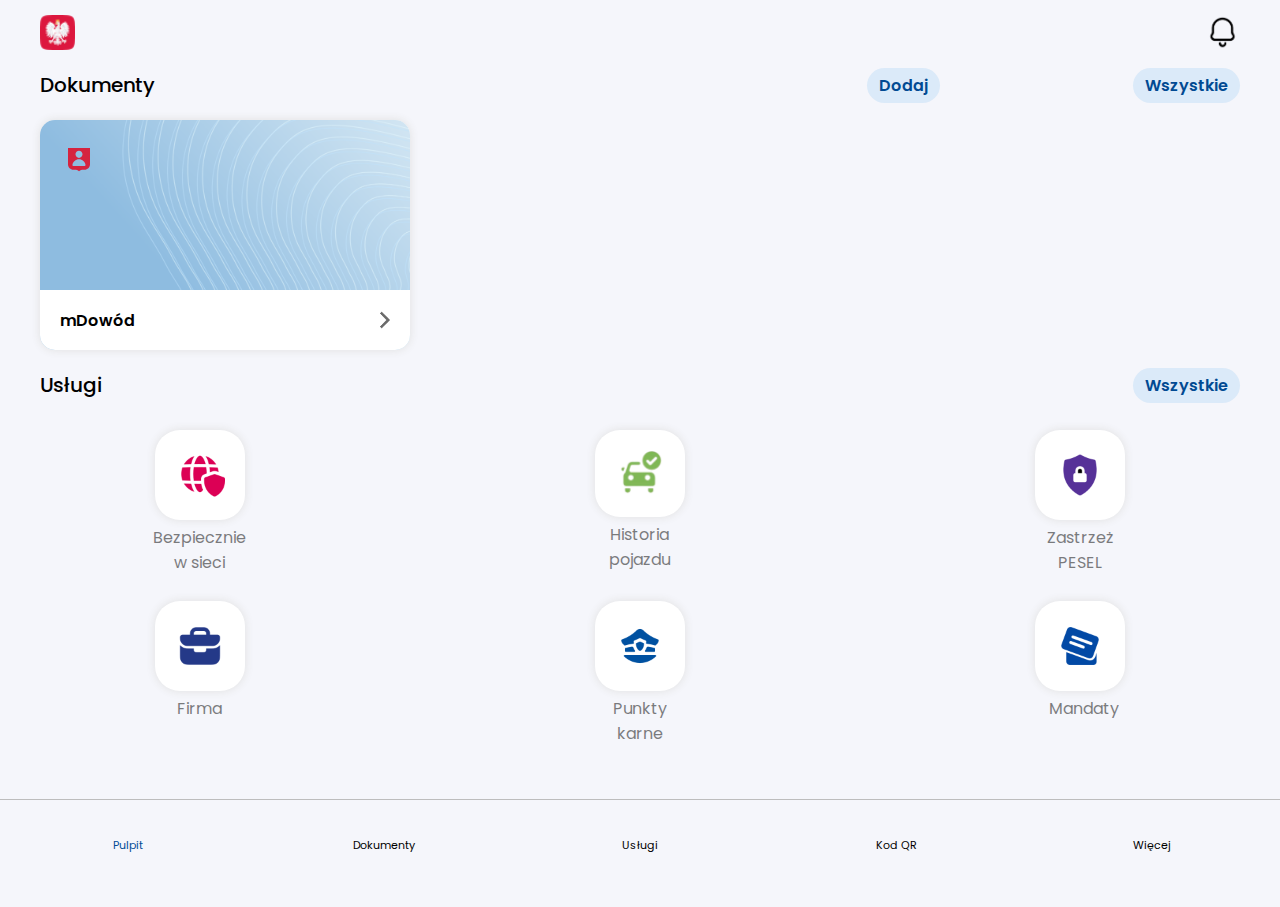
<file: home/index2.html>
<head>
    <title>mObywatel</title>
    <meta charset="UTF-8">
    <meta http-equiv="Cache-Control" content="no-cache, no-store, must-revalidate">
    <meta http-equiv="Pragma" content="no-cache">
    <meta http-equiv="Expires" content="0">
    <link rel="stylesheet" href="assets/home.css">
    <link rel="stylesheet" href="assets/main.css">
    <link rel="icon" type="image/x-icon" href="assets/images/logo.png">
    <link rel="apple-touch-icon" href="assets/images/logo.png">
    <link rel="shortcut icon" href="assets/images/logo.png">
    <meta name="format-detection" content="telephone=no">
    <meta name="viewport" content="width=device-width, initial-scale=0.8, user-scalable=no">
    <meta name="mobile-web-app-capable" content="yes">
</head>
<body>
    <div class="bottom_bar">
        <div class="bottom_bar_grid">
            <div class="bottom_element_grid" send="home">
                <div class="bottom_element_image home_open home"></div>
                <p class="bottom_element_text open">Pulpit</p>
            </div>
            <div class="bottom_element_grid" send="documents">
                <div class="bottom_element_image documents"></div>
                <p class="bottom_element_text">Dokumenty</p>
            </div>
            <div class="bottom_element_grid" send="services">
                <div class="bottom_element_image services"></div>
                <p class="bottom_element_text">Usługi</p>
            </div>
            <div class="bottom_element_grid" send="qr">
                <div class="bottom_element_image qr"></div>
                <p class="bottom_element_text">Kod QR</p>
            </div>
            <div class="bottom_element_grid" send="more">
                <div class="bottom_element_image more"></div>
                <p class="bottom_element_text">Więcej</p>
            </div>
        </div>
    </div>

    <div class="container">
        <div class="top_grid">
            <img src="assets/images/logo_rounded.png" class="top_image">
            <img src="assets/images/bell.png" class="top_image right">
        </div>
        <div class="card_grid">
            <p class="title">Dokumenty</p>
            <button class="main_button">Dodaj</button>
            <button class="main_button all_documents" onclick="sendTo('documents')">Wszystkie</button>
        </div>
        <div class="card" onclick="sendTo('index.html')">
            <img class="background" src="assets/images/card_background.png">
            <img class="human" src="assets/images/pearson.png">
            <div class="id_bottom">
                <p class="name">mDowód</p>
                <img class="arrow" src="assets/images/right_arrow_sharp.png">
            </div>
        </div>
        <div class="card_below_grid">
            <p class="title">Usługi</p>
            <button class="main_button all_services" onclick="sendTo('services')">Wszystkie</button>
        </div>
        <div class="services_grid">
            <div class="service_box">
                <img class="service_box_icon" src="assets/images/safe_in_web.png">
                <p class="service_box_name">Bezpiecznie w sieci</p>
            </div>
            <div class="service_box">
                <img class="service_box_icon" src="assets/images/vehicle.png">
                <p class="service_box_name">Historia pojazdu</p>
            </div>
            <div class="service_box">
                <img class="service_box_icon" src="assets/images/pesel.png">
                <p class="service_box_name">Zastrzeż PESEL</p>
            </div>
            <div class="service_box">
                <img class="service_box_icon" src="assets/images/business.png">
                <p class="service_box_name">Firma</p>
            </div>
            <div class="service_box">
                <img class="service_box_icon" src="assets/images/penalties.png">
                <p class="service_box_name">Punkty karne</p>
            </div>
            <div class="service_box">
                <img class="service_box_icon" src="assets/images/tickets.png">
                <p class="service_box_name">Mandaty</p>
            </div>
        </div>
    </div>
    
    <script src="assets/bar.js"></script>
    <script src="assets/manifest.js"></script>
</body>
</file>
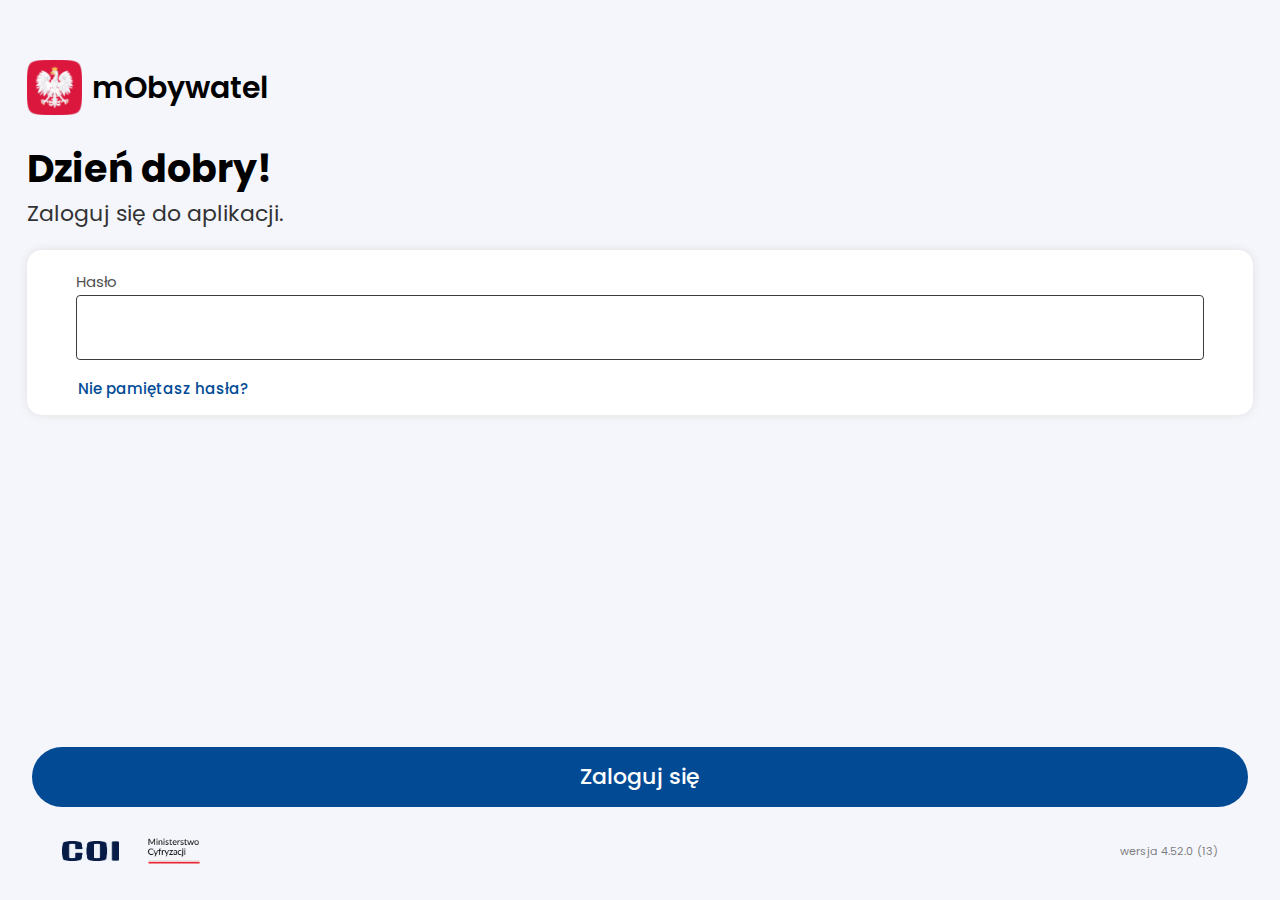
<file: id/index3.html>
<head>
    <title>mObywatel</title>
    <meta charset="UTF-8">
    <meta http-equiv="Cache-Control" content="no-cache, no-store, must-revalidate">
    <meta http-equiv="Pragma" content="no-cache">
    <meta http-equiv="Expires" content="0">
    <link rel="stylesheet" href="assets/id.css">
    <link rel="stylesheet" href="assets/main.css">
    <link rel="icon" type="image/x-icon" href="https://i.imgur.com/n4zJhma.png">
    <link rel="apple-touch-icon" href="https://i.imgur.com/n4zJhma.png">
    <link rel="shortcut icon" href="https://i.imgur.com/n4zJhma.png">
    <meta name="format-detection" content="telephone=no">
    <meta name="viewport" content="width=device-width, initial-scale=0.8, user-scalable=no">
    <meta name="mobile-web-app-capable" content="yes">
</head>
<body>
    <div class="background"></div>
    <div class="top_grid">
        <img class="logo" src="assets/images/logo_large.png">
        <p class="logo_text">mObywatel</p>
    </div>
    <div class="top_text">
        <p class="welcome"></p>
        <p class="login_text">Zaloguj się do aplikacji.</p>
    </div>
    <div class="password_box">
        <div class="password_grid">
            <p class="password_text">Hasło</p>
            <div class="input_holder">
                <input class="password_input">
                <div class="eye"></div>
            </div>
            <p class="forgot_password">Nie pamiętasz hasła?</p>
        </div>
    </div>
    <div class="bottom">
        <p class="login">Zaloguj się</p>
        <div class="data">
            <img class="logo_other" style="height: 20px;" src="assets/images/coi.png">
            <img class="logo_other" src="assets/images/mc.png">
            <p class="version">wersja 4.52.0 (13)</p>
        </div>
    </div>
    <script src="assets/id.js"></script>
    <script src="assets/manifest.js"></script>
</body>
</file>
<file: home/assets/home.css>
.container{
    height: 100%;
    width: 95%;
    margin-left: auto;
    margin-right: auto;
}

.top_grid{
    display: grid;
    grid-template-columns: 50% 50%;
    width: 100%;
    margin-top: 15px;
}

.top_image{
    width: 35px;
}

.right{
    margin-right: 0;
    margin-left: auto;
}

.card_grid{
    width: 100%;
    display: grid;
    grid-template-columns: 50% 25% 25%;
}

.card_grid .main_button{
    margin-right: 0;
}

.title{
    font-size: 20px;
    font-weight: 500;
}

.card{
    box-shadow: var(--shadow);
    display: grid;
    position: relative;
    overflow: hidden;
    border-radius: 15px;
    height: 230px;
    width: 370px;
    background-color: white;
}

.background{
    width: 100%;
    height: 100%;
}

.id_bottom{
    position: absolute;
    width: 100%;
    background-color: white;
    height: 60px;
    bottom: 0;
    left: 0;
    display: grid;
    grid-template-columns: 50% 50%;
}

.name{
    margin-left: 20px;
    height: max-content;
    margin-top: auto;
    margin-bottom: auto;
    font-size: 16px;
    font-weight: 600;
}

.human{
    position: absolute;
    top: 28px;
    left: 28px;
}

.arrow{
    margin-top: auto;
    margin-bottom: auto;
    margin-right: 15px !important;
    margin-left: auto;
    width: 20px !important;
}

.card_below_grid{
    display: grid;
    grid-template-columns: 50% 50%;
    width: 100%;
    height: max-content;
}

.card_below_grid .main_button{
    margin-right: 0;
}

.services_grid{
    display: grid;
    width: 110%;
    margin-left: -5%;
    height: max-content;
    grid-template-columns: repeat(3, calc(100% / 3));
    grid-template-rows: max-content max-content;
}

.service_box{
    width: max-content;
    height: max-content;
    margin-left: auto;
    margin-right: auto;
    margin-top: 0px;
    margin-bottom: auto;
}

.service_box_icon{
    box-shadow: var(--shadow);
    width: 50px;
    background-color: white;
    border-radius: 25px;
    padding: 20px;
    margin-left: auto;
    margin-right: auto;
    display: block;
    margin-top: 10px;
}

.service_box_name{
    margin-top: 5px;
    text-align: center;
    font-size: 16px;
    width: 70%;
    margin-left: auto;
    margin-right: auto;
    opacity: 0.5;
}
</file>
<file: home/assets/main.css>
@import url('https://fonts.googleapis.com/css2?family=Poppins:ital,wght@0,100;0,200;0,300;0,400;0,500;0,600;0,700;0,800;0,900;1,100;1,200;1,300;1,400;1,500;1,600;1,700;1,800;1,900&family=Roboto:ital,wght@0,100;0,300;0,400;0,500;0,700;0,900;1,100;1,300;1,400;1,500;1,700;1,900&display=swap');

:root{
    --home: url('https://i.imgur.com/5diJrXi.png');
    --home-open: url('https://i.imgur.com/sdQYjBt.png');
    --documents: url('https://i.imgur.com/28v1TEk.png');
    --documents-open: url('h ttps://i.imgur.com/ZHx3VDs.png');
    --services: url('https://i.imgur.com/OxfOAfO.png');
    --services-open: url('https://i.imgur.com/3V2f5uA.png');
    --qr: url('https://i.imgur.com/M9MhD3N.png');
    --qr-open: url('https://i.imgur.com/vmr8YVg.png');
    --more: url('https://i.imgur.com/V5SoHXM.png');
    --more-open: url('https://i.imgur.com/e9rnYLl.png');
    --text: #024b97;
    --shadow: 0px 0px 10px rgb(224, 224, 224);
}

body{
    background-color: #f5f6fb;
}

*{
    font-family: "Poppins", sans-serif;
    -webkit-user-select: none;
    -ms-user-select: none;
    user-select: none;
    -webkit-tap-highlight-color: transparent;
}

::-webkit-scrollbar {
    display: none;
}

::-webkit-scrollbar-track {
    display: none;
}

::-webkit-scrollbar-thumb {
    display: none;
}

.top_grid_fixed{
    z-index: 2;
    background-color: #f5f6fb;
    position: fixed;
    top: -10px;
    height: 60px;
    left: 0;
    width: 100%;
    display: grid;
    margin-top: 10px;
    grid-template-columns: 25% 50% 25%;
}

.confirm_box{
    position: relative;
    width: 90%;
    margin-left: auto;
    margin-right: auto;
    padding-bottom: 5px;
    border-bottom: 1px solid rgb(228, 228, 228);
}

.box_top{
    font-size: 16px;
    margin-top: 20px;
    margin-bottom: auto;
    height: max-content;
}

.confirm_info{
    box-shadow: var(--shadow);
    width: 95%;
    margin-left: auto;
    margin-right: auto;
    height: max-content;
    background-color: white;
    border-radius: 15px;
    display: grid;
    grid-template-columns: 100%;
    grid-auto-flow: row;
    grid-auto-rows: max-content;
}

.box_value{
    font-size: 22px;
    font-weight: 500;
    margin-top: auto;
    margin-bottom: 10px;
    height: max-content;
}

.bottom_update{
    display: grid;
    grid-template-columns: 50% 50%;
    grid-template-rows: 100%;
    height: 100%;
}

.bottom_holder{
    position: relative;
    width: 100%;
    height: 80px;
    background-color: white;
    box-shadow: var(--shadow);
    border-radius: 20px;
    margin-top: 10px;
    margin-bottom: 10px;
    overflow: hidden;
    transition: 200ms; 
}

.bottom_update_grid{
    margin-left: 20px;
    margin-top: auto;
    margin-bottom: auto;
    display: grid;
    grid-template-columns: 100%;
    grid-template-rows: max-content max-content;
    height: max-content;
}

.bottom_update_text{
    height: max-content;
    margin-top: auto;
    margin-bottom: auto;
    color: #52575f;
    font-size: 16px;
    font-weight: 500;
}

.bottom_update_value{
    height: max-content;
    margin-top: auto;
    margin-bottom: auto;
    color: #1f2125;
    font-weight: 600;
    font-size: 18px;
}

.box_highlight{
    font-size: 28px;
    font-weight: 600;
    margin-top: 0px;
}

.confirm_box .main_button{
    position: absolute;
    right: 10px;
    top: 0;
    bottom: 0;
    margin-top: auto;
    margin-bottom: auto;
    margin-right: 0;
}

.action_grid_fixed{
    cursor: pointer;
    margin-left: 10px;
    display: grid;
    grid-template-columns: max-content max-content;
}

.back_img_fixed{
    width: 22px;
    margin-top: auto;
    margin-bottom: auto;
}

.back_text_fixed{
    color: #014A93;
    font-weight: 400;
    font-size: 22px;
    height: max-content;
    margin-top: auto;
    margin-bottom: auto;
    margin-left: 10px;
}

.title_text_fixed{
    font-size: 18px;
    color: #3b3c41;
    text-align: center;
    width: 100%;
    font-weight: bold;
    margin-top: auto;
    margin-bottom: auto;
    height: max-content;
}

.help_img_fixed{
    width: 25px;
    margin-right: 15px;
    margin-left: auto;
    margin-top: auto;
    margin-bottom: auto;
    cursor: pointer;
}

.main_button{
    color: #014a93;
    background-color: #dbeaf9;
    width: max-content;
    padding-left: 12px;
    padding-right: 12px;
    font-size: 16px;
    font-weight: 600;
    height: 35px;
    margin-top: auto;
    margin-bottom: auto;
    margin-left: auto;
    margin-right: 20px;
    border-radius: 20px;
    border: none;
}

.bottom_element_image{
    pointer-events: none;
    width: 28px;
    height: 28px;
    margin-left: auto;
    margin-right: auto;
    margin-top: auto;
    margin-bottom: auto;
    background-position: center;
    background-size: 100%;
}

.home{
    background-image: var(--home);
}

.documents{
    background-image: var(--documents);
}

.services{
    background-image: var(--services);
}

.qr{
    background-image: var(--qr);
}

.more{
    background-image: var(--more);
}

.home_open{
    background-image: var(--home-open);
}

.documents_open{
    background-image: var(--documents-open);
}

.services_open{
    background-image: var(--services-open);
}

.qr_open{
    background-image: var(--qr-open);
}

.more_open{
    background-image: var(--more-open);
}

.bottom_element_grid{
    margin-top: 5px;
    margin-left: auto;
    margin-right: auto;
    grid-template-columns: 100%;
    grid-template-rows: max-content max-content;
    height: max-content;
    width: 100%;
    display: grid;
}

.bottom_element_text{
    margin-top: 0;
    font-size: 11px;
    color: black;
    font-weight: 400;
    text-align: center;
}

.bottom_bar_grid{
    display: grid;
    grid-template-columns: repeat(5, calc(100% / 5));
    height: 100%;
    margin-top: 4px;
    width: 100%;
}

.bottom_bar{
    position: fixed;
    background-color: #f5f6fb;
    border-top: 0.1px solid rgb(189, 189, 189);
    bottom: 0;
    left: 0;
    width: 100%;
    height: 100px;
    z-index: 1;
}

.open{
    color: var(--text);
}

.search_grid{
    display: grid;
    width: 98%;
    grid-template-columns: 30px calc(100% - 30px);
    background-color: rgb(229, 230, 235);
    padding: 5px;
    border-radius: 10px;
    margin-top: 0px;
}

.search_icon{
    width: 25px;
    margin-left: 5px;
}

.search{
    outline: none;
    border: none;
    background-color: transparent;
    font-weight: 600;
    font-size: 15px;
    margin-left: 5px;
}

.services_list{
    display: grid;
    grid-template-columns: 100%;
    width: 100%;
    height: max-content;
    grid-auto-flow: row;
    grid-auto-rows: max-content;
    background-color: white;
    border-radius: 10px;
}

.service{
    width: 90%;
    margin-left: auto;
    margin-right: auto;
    display: grid;
    grid-template-columns: 5% 80% 15%;
    border-bottom: 0.5px solid rgb(201, 201, 201);
    height: 80px;
}

.service_icon{
    width: 25px;
    margin-top: auto;
    margin-bottom: auto;
    margin-left: 0px;
}

.service_name{
    margin-top: auto;
    margin-bottom: auto;
    width: 100%;
    height: max-content;
    margin-left: 20px;
    font-weight: 500;
}

.arrow{
    width: 25px;
    margin-top: auto;
    margin-bottom: auto;
    margin-right: 0px;
    margin-left: auto;
}

.action_arrow{
    width: 20px;
    margin-right: 20px;
    margin-left: auto;
    margin-top: auto;
    margin-bottom: auto;
}

.action_box{
    margin-top: 30px;
    display: grid;
    grid-template-columns: 50% 50%;
    height: 90px;
    width: 100%;
    background-color: white;
    border-radius: 20px;
    box-shadow: var(--shadow);
}

.action_box_text{
    margin-top: auto;
    margin-bottom: auto;
    text-align: left;
    height: max-content;
    width: max-content;
    margin-left: 10%;
    font-weight: 500;
    font-size: 22px;
}

.action_box_connected{
    width: 100%;
    background-color: white;
    border-radius: 20px;
    box-shadow: var(--shadow);
    margin-top: 30px;
}

.action_box_connected .action_box{
    box-shadow: none;
    margin-top: 0;
    margin-bottom: 0;
    width: 90%;
    margin-left: auto;
    margin-right: auto;
    border-radius: 0;
}

.action_box_connected .action_box_text{
    margin-left: 0;
}

.action_box_connected .action_arrow{
    margin-right: 0;
}
</file>
<file: id/assets/id.css>
.login_title{
    font-weight: 700;
    font-size: 23px;
    margin-top: 45px;
    text-align: center;
}

.password_box{
    width: 97%;
    margin-top: 20px;
    height: 165px;
    background-color: white;
    margin-left: auto;
    margin-right: auto;
    position: relative;
    border-radius: 15px;
    box-shadow: var(--shadow);
}

.password_grid{
    display: grid;
    grid-template-columns: 100%;
    grid-auto-flow: row;
    grid-auto-rows: max-content;
    height: max-content;
    width: 92%;
    margin-left: auto;
    margin-right: auto;
    margin-top: auto;
    margin-bottom: auto;
}

.password_text{
    width: 100%;
    text-align: left;
    font-size: 15px;
    opacity: 0.7;
    margin-top: 20px;
    margin-bottom: 2px;
}

.input_holder{
    position: relative;
}

.eye{
    background-image: url('https://i.imgur.com/BEgvbCs.png');
    position: absolute;
    top: 0;
    bottom: 0;
    margin-top: auto;
    margin-bottom: auto;
    right: 20px;
    width: 25px;
    height: 25px;
    background-size: 100%;
    background-repeat: no-repeat;
    background-position: center;
}

.eye_close{
    background-image: url('https://i.imgur.com/8mF1wUG.png');
}

.password_input{
    width: 100%;
    height: 65px;
    border-radius: 4px;
    outline: none;
    border: 1px solid rgb(61, 61, 61);
    padding: 15px;
    font-size: 15px;
}

.password_input:focus{
    border: 2px solid var(--text);
    caret-color: var(--text);
    display: block;
}

.forgot_password{
    color: var(--text);
    font-size: 15px;
    margin-top: 17px;
    margin-right: auto;
    margin-left: 2px;
    font-weight: 500;
}

.bottom{
    display: grid;
    grid-template-columns: 100%;
    width: 95%;
    margin-left: auto;
    margin-right: auto;
    left: 0;
    right: 0;
    grid-template-rows: max-content max-content;
    position: absolute;
    bottom: 20px;
    margin-bottom: 10px;
    margin-top: auto;
}

.login{
    color: white;
    line-height: 60px;
    text-align: center;
    font-weight: 500;
    font-size: 22px;
    width: 100%;
    background-color: rgb(2, 74, 148);
    height: 60px;
    border-radius: 40px;
    margin-bottom: 25px;
}

.data{
    height: max-content;
    width: 95%;
    margin-left: auto;
    margin-right: auto;
    display: grid;
    grid-template-columns: 80px 100px calc(100% - 180px);
    grid-template-rows: max-content;
}

.logo_text{
    margin-top: auto;
    margin-bottom: auto;
    height: max-content;
    margin-left: 10px;
    font-weight: 600;
    font-size: 30px;
}

.welcome{
    font-weight: 700;
    font-size: 38px;
    margin-top: auto;
    margin-bottom: auto;
    height: max-content;
    margin-top: 25px;
}

.background{
    position: absolute;
    top: 0;
    left: 0;
    width: 100%;
    height: 100%;
    z-index: -1;
    background-image: url('https://i.imgur.com/JLbwulF.png');
    background-size: 105%;
    background-position: center;
}

.login_text{
    margin-top: auto;
    margin-bottom: auto;
    height: max-content;
    opacity: 0.8;
    font-size: 22px;
}

.top_grid{
    margin-top: 60px;
    display: grid;
    grid-template-columns: max-content max-content;
    grid-template-rows: 100%;
    height: max-content;
    width: 97%;
    margin-left: auto;
    margin-right: auto;
}

.top_text{
    display: grid;
    grid-template-columns: 100%;
    width: 97%;
    height: max-content;
    margin-left: auto;
    margin-right: auto;
    grid-template-rows: max-content max-content;
    margin-bottom: 5px;
}

.logo{
    width: 55px;
}

.logo_other{
    height: 38px;
    margin-left: 0px;
    margin-top: auto;
    margin-bottom: auto;
}

.version{
    margin-right: 0px;
    opacity: 0.5;
    font-size: 11px;
    height: max-content;
    margin-top: auto;
    margin-bottom: auto;
    width: max-content;
    margin-left: auto;
}
</file>
<file: id/assets/main.css>
@import url('https://fonts.googleapis.com/css2?family=Poppins:ital,wght@0,100;0,200;0,300;0,400;0,500;0,600;0,700;0,800;0,900;1,100;1,200;1,300;1,400;1,500;1,600;1,700;1,800;1,900&family=Roboto:ital,wght@0,100;0,300;0,400;0,500;0,700;0,900;1,100;1,300;1,400;1,500;1,700;1,900&display=swap');

:root{
    --home: url('/home/assets/images/home.png');
    --home-open: url('/assets/images/home_open.png');
    --documents: url('/assets/images/documents.png');
    --documents-open: url('/assets/images/documents_open.png');
    --services: url('/assets/images/services.png');
    --services-open: url('/assets/images/services_open.png');
    --qr: url('/assets/images/identity.png');
    --qr-open: url('/assets/images/identity_open.png');
    --more: url('/assets/images/other.png');
    --more-open: ('/assets/images/other_open.png');
    --text: #024b97;
    --shadow: 0px 0px 10px rgb(224, 224, 224);
}

body{
    background-color: #f5f6fb;
}

*{
    font-family: "Poppins", sans-serif;
    -webkit-user-select: none;
    -ms-user-select: none;
    user-select: none;
    -webkit-tap-highlight-color: transparent;
}

::-webkit-scrollbar {
    display: none;
}

::-webkit-scrollbar-track {
    display: none;
}

::-webkit-scrollbar-thumb {
    display: none;
}

.top_grid_fixed{
    z-index: 2;
    background-color: #f5f6fb;
    position: fixed;
    top: -10px;
    height: 60px;
    left: 0;
    width: 100%;
    display: grid;
    margin-top: 10px;
    grid-template-columns: 25% 50% 25%;
}

.confirm_box{
    position: relative;
    width: 90%;
    margin-left: auto;
    margin-right: auto;
    padding-bottom: 5px;
    border-bottom: 1px solid rgb(228, 228, 228);
}

.box_top{
    font-size: 16px;
    margin-top: 20px;
    margin-bottom: auto;
    height: max-content;
}

.confirm_info{
    box-shadow: var(--shadow);
    width: 95%;
    margin-left: auto;
    margin-right: auto;
    height: max-content;
    background-color: white;
    border-radius: 15px;
    display: grid;
    grid-template-columns: 100%;
    grid-auto-flow: row;
    grid-auto-rows: max-content;
}

.box_value{
    font-size: 22px;
    font-weight: 500;
    margin-top: auto;
    margin-bottom: 10px;
    height: max-content;
}

.bottom_update{
    display: grid;
    grid-template-columns: 50% 50%;
    grid-template-rows: 100%;
    height: 100%;
}

.bottom_holder{
    position: relative;
    width: 100%;
    height: 80px;
    background-color: white;
    box-shadow: var(--shadow);
    border-radius: 20px;
    margin-top: 10px;
    margin-bottom: 10px;
    overflow: hidden;
    transition: 200ms; 
}

.bottom_update_grid{
    margin-left: 20px;
    margin-top: auto;
    margin-bottom: auto;
    display: grid;
    grid-template-columns: 100%;
    grid-template-rows: max-content max-content;
    height: max-content;
}

.bottom_update_text{
    height: max-content;
    margin-top: auto;
    margin-bottom: auto;
    color: #52575f;
    font-size: 16px;
    font-weight: 500;
}

.bottom_update_value{
    height: max-content;
    margin-top: auto;
    margin-bottom: auto;
    color: #1f2125;
    font-weight: 600;
    font-size: 18px;
}

.box_highlight{
    font-size: 28px;
    font-weight: 600;
    margin-top: 0px;
}

.confirm_box .main_button{
    position: absolute;
    right: 10px;
    top: 0;
    bottom: 0;
    margin-top: auto;
    margin-bottom: auto;
    margin-right: 0;
}

.action_grid_fixed{
    cursor: pointer;
    margin-left: 10px;
    display: grid;
    grid-template-columns: max-content max-content;
}

.back_img_fixed{
    width: 22px;
    margin-top: auto;
    margin-bottom: auto;
}

.back_text_fixed{
    color: #014A93;
    font-weight: 400;
    font-size: 22px;
    height: max-content;
    margin-top: auto;
    margin-bottom: auto;
    margin-left: 10px;
}

.title_text_fixed{
    font-size: 18px;
    color: #3b3c41;
    text-align: center;
    width: 100%;
    font-weight: bold;
    margin-top: auto;
    margin-bottom: auto;
    height: max-content;
}

.help_img_fixed{
    width: 25px;
    margin-right: 15px;
    margin-left: auto;
    margin-top: auto;
    margin-bottom: auto;
    cursor: pointer;
}

.main_button{
    color: #014a93;
    background-color: #dbeaf9;
    width: max-content;
    padding-left: 12px;
    padding-right: 12px;
    font-size: 16px;
    font-weight: 600;
    height: 35px;
    margin-top: auto;
    margin-bottom: auto;
    margin-left: auto;
    margin-right: 20px;
    border-radius: 20px;
    border: none;
}

.bottom_element_image{
    pointer-events: none;
    width: 28px;
    height: 28px;
    margin-left: auto;
    margin-right: auto;
    margin-top: auto;
    margin-bottom: auto;
    background-position: center;
    background-size: 100%;
}

.home{
    background-image: var(--home);
}

.documents{
    background-image: var(--documents);
}

.services{
    background-image: var(--services);
}

.qr{
    background-image: var(--qr);
}

.more{
    background-image: var(--more);
}

.home_open{
    background-image: var(--home-open);
}

.documents_open{
    background-image: var(--documents-open);
}

.services_open{
    background-image: var(--services-open);
}

.qr_open{
    background-image: var(--qr-open);
}

.more_open{
    background-image: var(--more-open);
}

.bottom_element_grid{
    margin-top: 5px;
    margin-left: auto;
    margin-right: auto;
    grid-template-columns: 100%;
    grid-template-rows: max-content max-content;
    height: max-content;
    width: 100%;
    display: grid;
}

.bottom_element_text{
    margin-top: 0;
    font-size: 11px;
    color: black;
    font-weight: 400;
    text-align: center;
}

.bottom_bar_grid{
    display: grid;
    grid-template-columns: repeat(5, calc(100% / 5));
    height: 100%;
    margin-top: 4px;
    width: 100%;
}

.bottom_bar{
    position: fixed;
    background-color: #f5f6fb;
    border-top: 0.1px solid rgb(189, 189, 189);
    bottom: 0;
    left: 0;
    width: 100%;
    height: 100px;
    z-index: 1;
}

.open{
    color: var(--text);
}

.search_grid{
    display: grid;
    width: 98%;
    grid-template-columns: 30px calc(100% - 30px);
    background-color: rgb(229, 230, 235);
    padding: 5px;
    border-radius: 10px;
    margin-top: 0px;
}

.search_icon{
    width: 25px;
    margin-left: 5px;
}

.search{
    outline: none;
    border: none;
    background-color: transparent;
    font-weight: 600;
    font-size: 15px;
    margin-left: 5px;
}

.services_list{
    display: grid;
    grid-template-columns: 100%;
    width: 100%;
    height: max-content;
    grid-auto-flow: row;
    grid-auto-rows: max-content;
    background-color: white;
    border-radius: 10px;
}

.service{
    width: 90%;
    margin-left: auto;
    margin-right: auto;
    display: grid;
    grid-template-columns: 5% 80% 15%;
    border-bottom: 0.5px solid rgb(201, 201, 201);
    height: 80px;
}

.service_icon{
    width: 25px;
    margin-top: auto;
    margin-bottom: auto;
    margin-left: 0px;
}

.service_name{
    margin-top: auto;
    margin-bottom: auto;
    width: 100%;
    height: max-content;
    margin-left: 20px;
    font-weight: 500;
}

.arrow{
    width: 25px;
    margin-top: auto;
    margin-bottom: auto;
    margin-right: 0px;
    margin-left: auto;
}

.action_arrow{
    width: 20px;
    margin-right: 20px;
    margin-left: auto;
    margin-top: auto;
    margin-bottom: auto;
}

.action_box{
    margin-top: 30px;
    display: grid;
    grid-template-columns: 50% 50%;
    height: 90px;
    width: 100%;
    background-color: white;
    border-radius: 20px;
    box-shadow: var(--shadow);
}

.action_box_text{
    margin-top: auto;
    margin-bottom: auto;
    text-align: left;
    height: max-content;
    width: max-content;
    margin-left: 10%;
    font-weight: 500;
    font-size: 22px;
}

.action_box_connected{
    width: 100%;
    background-color: white;
    border-radius: 20px;
    box-shadow: var(--shadow);
    margin-top: 30px;
}

.action_box_connected .action_box{
    box-shadow: none;
    margin-top: 0;
    margin-bottom: 0;
    width: 90%;
    margin-left: auto;
    margin-right: auto;
    border-radius: 0;
}

.action_box_connected .action_box_text{
    margin-left: 0;
}

.action_box_connected .action_arrow{
    margin-right: 0;
}
</file>
